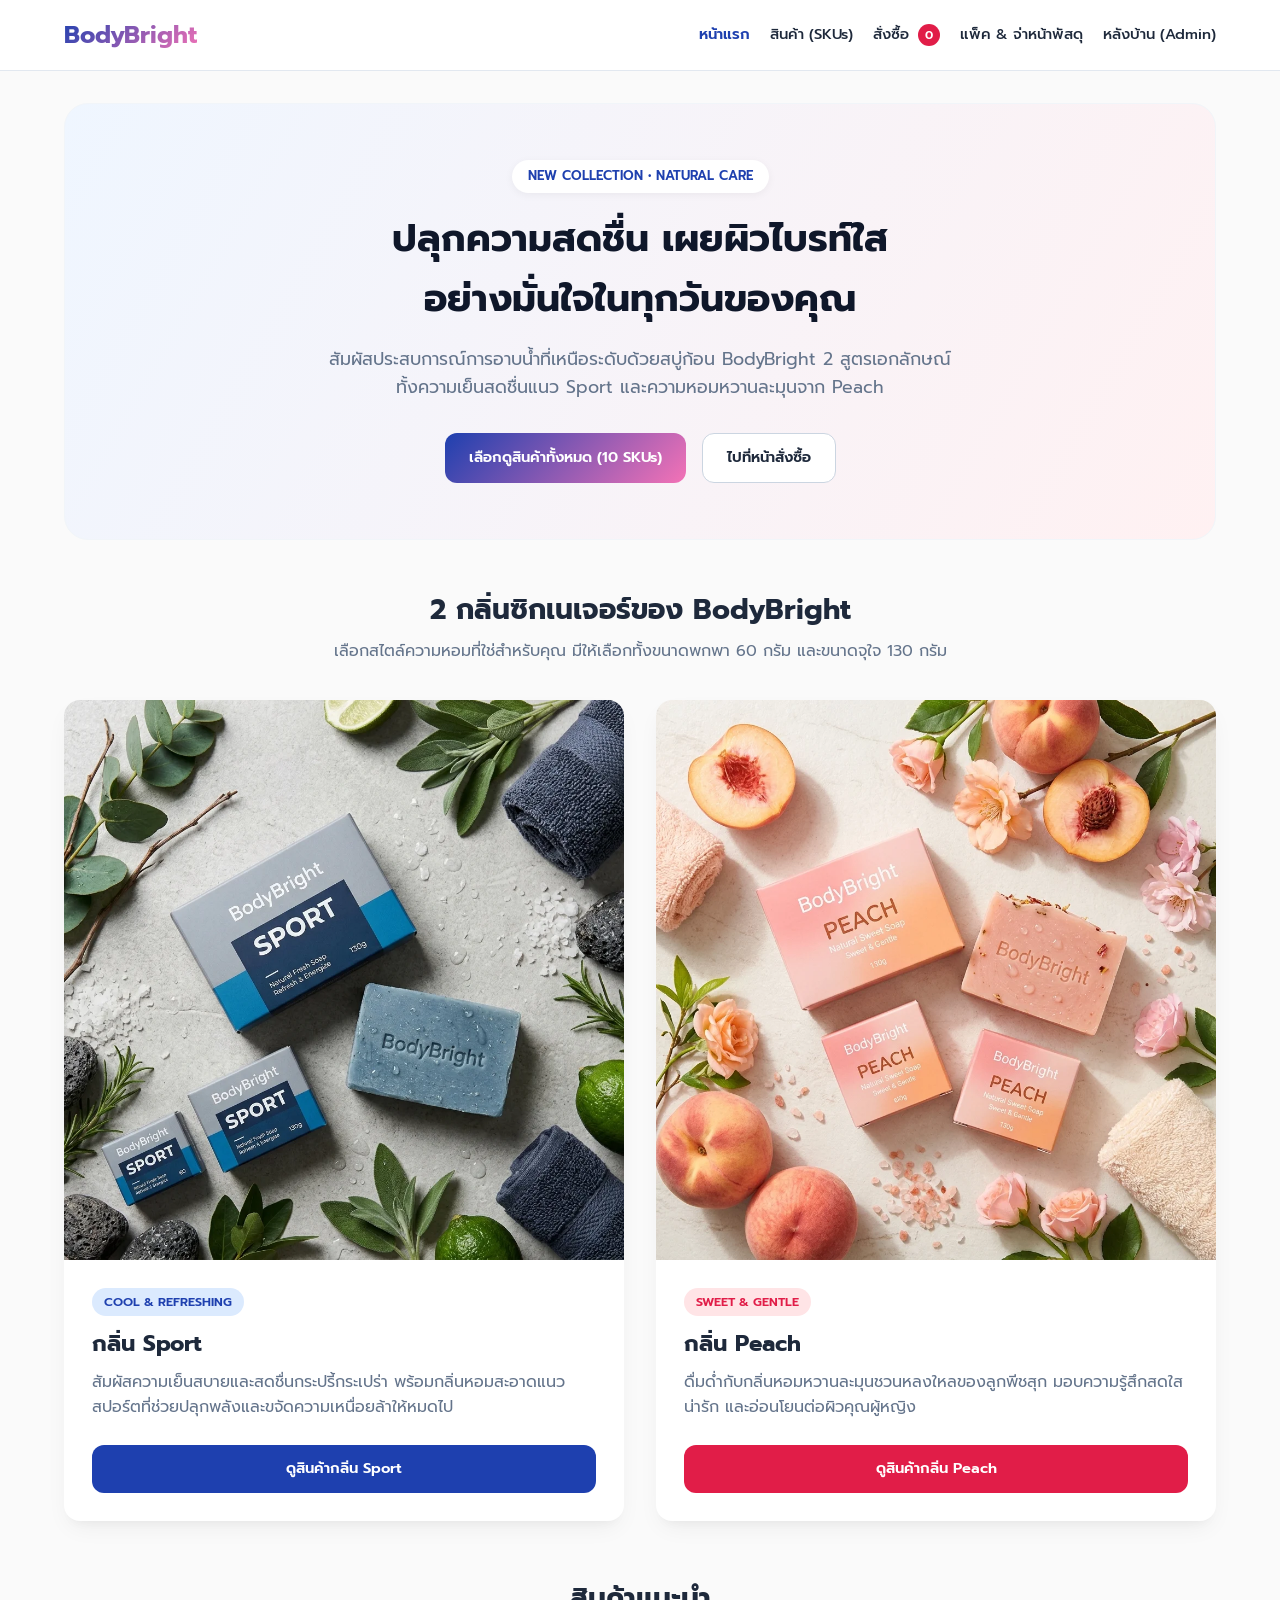
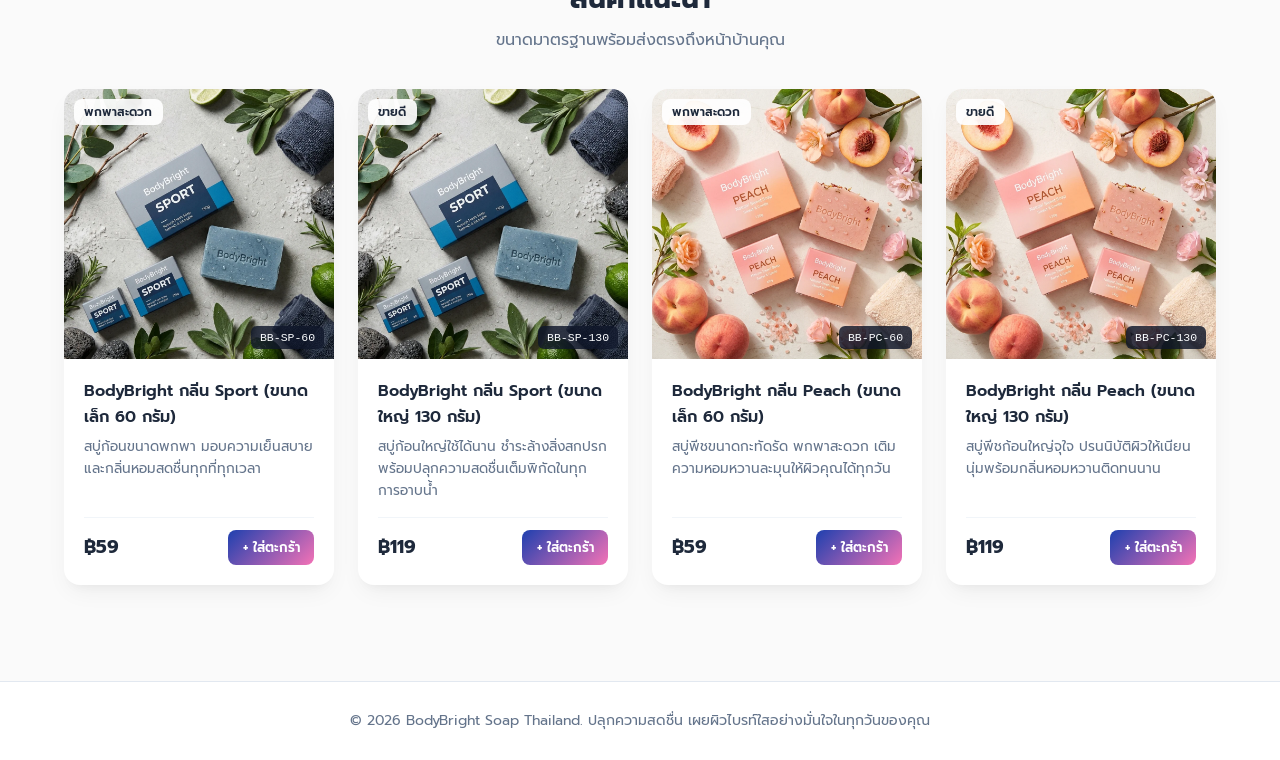
<file: index.html>
<!DOCTYPE html>
<html lang="th">
<head>
  <meta charset="UTF-8">
  <meta name="viewport" content="width=device-width, initial-scale=1.0">
  <title>BodyBright — สบู่ก้อนพรีเมียม กลิ่น Sport & Peach</title>
  <link rel="stylesheet" href="css/style.css">
</head>
<body>
  
  <nav class="navbar">
    <div class="nav-container">
      <a href="index.html" class="logo">BodyBright</a>
      <ul class="nav-links">
        <li><a href="index.html" class="active">หน้าแรก</a></li>
<li><a href="product.html" >สินค้า (SKUs)</a></li>
<li><a href="order.html" >สั่งซื้อ <span class="cart-badge">0</span></a></li>
<li><a href="warehouse/pick-pack.html" >แพ็ค & จ่าหน้าพัสดุ</a></li>
<li><a href="admin.html" >หลังบ้าน (Admin)</a></li>

      </ul>
    </div>
  </nav>

  <main class="container">
    <section class="hero">
      <span class="hero-badge">NEW COLLECTION • NATURAL CARE</span>
      <h1>ปลุกความสดชื่น เผยผิวไบรท์ใส<br>อย่างมั่นใจในทุกวันของคุณ</h1>
      <p>สัมผัสประสบการณ์การอาบน้ำที่เหนือระดับด้วยสบู่ก้อน BodyBright 2 สูตรเอกลักษณ์ ทั้งความเย็นสดชื่นแนว Sport และความหอมหวานละมุนจาก Peach</p>
      <div style="display: flex; gap: 1rem; justify-content: center; flex-wrap: wrap;">
        <a href="product.html" class="btn btn-primary">เลือกดูสินค้าทั้งหมด (10 SKUs)</a>
        <a href="order.html" class="btn btn-outline">ไปที่หน้าสั่งซื้อ</a>
      </div>
    </section>

    <h2 class="section-title">2 กลิ่นซิกเนเจอร์ของ BodyBright</h2>
    <p class="section-subtitle">เลือกสไตล์ความหอมที่ใช่สำหรับคุณ มีให้เลือกทั้งขนาดพกพา 60 กรัม และขนาดจุใจ 130 กรัม</p>

    <div class="scents-grid">
      <div class="scent-card">
        <img src="assets/sport.jpg" alt="BodyBright กลิ่น Sport">
        <div class="scent-body">
          <div>
            <span class="scent-tag tag-sport">COOL & REFRESHING</span>
            <h3 style="font-size: 1.4rem; margin-bottom: 0.5rem;">กลิ่น Sport</h3>
            <p style="color: var(--text-muted); margin-bottom: 1.5rem;">
              สัมผัสความเย็นสบายและสดชื่นกระปรี้กระเปร่า พร้อมกลิ่นหอมสะอาดแนวสปอร์ตที่ช่วยปลุกพลังและขจัดความเหนื่อยล้าให้หมดไป
            </p>
          </div>
          <a href="product.html?scent=Sport" class="btn btn-sport" style="width: 100%;">ดูสินค้ากลิ่น Sport</a>
        </div>
      </div>

      <div class="scent-card">
        <img src="assets/peach.jpg" alt="BodyBright กลิ่น Peach">
        <div class="scent-body">
          <div>
            <span class="scent-tag tag-peach">SWEET & GENTLE</span>
            <h3 style="font-size: 1.4rem; margin-bottom: 0.5rem;">กลิ่น Peach</h3>
            <p style="color: var(--text-muted); margin-bottom: 1.5rem;">
              ดื่มด่ำกับกลิ่นหอมหวานละมุนชวนหลงใหลของลูกพีชสุก มอบความรู้สึกสดใส น่ารัก และอ่อนโยนต่อผิวคุณผู้หญิง
            </p>
          </div>
          <a href="product.html?scent=Peach" class="btn btn-peach" style="width: 100%;">ดูสินค้ากลิ่น Peach</a>
        </div>
      </div>
    </div>

    <h2 class="section-title">สินค้าแนะนำ</h2>
    <p class="section-subtitle">ขนาดมาตรฐานพร้อมส่งตรงถึงหน้าบ้านคุณ</p>
    <div id="featured-grid" class="products-grid"></div>
  </main>
  
  <footer>
    <p>© 2026 BodyBright Soap Thailand. ปลุกความสดชื่น เผยผิวไบรท์ใสอย่างมั่นใจในทุกวันของคุณ</p>
  </footer>

  <script src="js/app.js"></script>
  <script>
    document.addEventListener('DOMContentLoaded', async () => {
      const products = await loadProducts();
      const featured = products.slice(0, 4);
      document.getElementById('featured-grid').innerHTML = featured.map(p => `
        <div class="product-card">
          <div class="product-img-wrap">
            <span class="product-badge">${p.tag}</span>
            <span class="sku-pill">${p.sku}</span>
            <img src="${p.image}" alt="${p.name}">
          </div>
          <div class="product-info">
            <h3 class="product-title">${p.name}</h3>
            <p class="product-desc">${p.description}</p>
            <div class="product-footer">
              <span class="product-price">฿${p.price}</span>
              <button class="btn btn-primary btn-sm" onclick='addToCart(${JSON.stringify(p)})'>+ ใส่ตะกร้า</button>
            </div>
          </div>
        </div>
      `).join('');
    });
  </script>
</body>
</html>
</file>
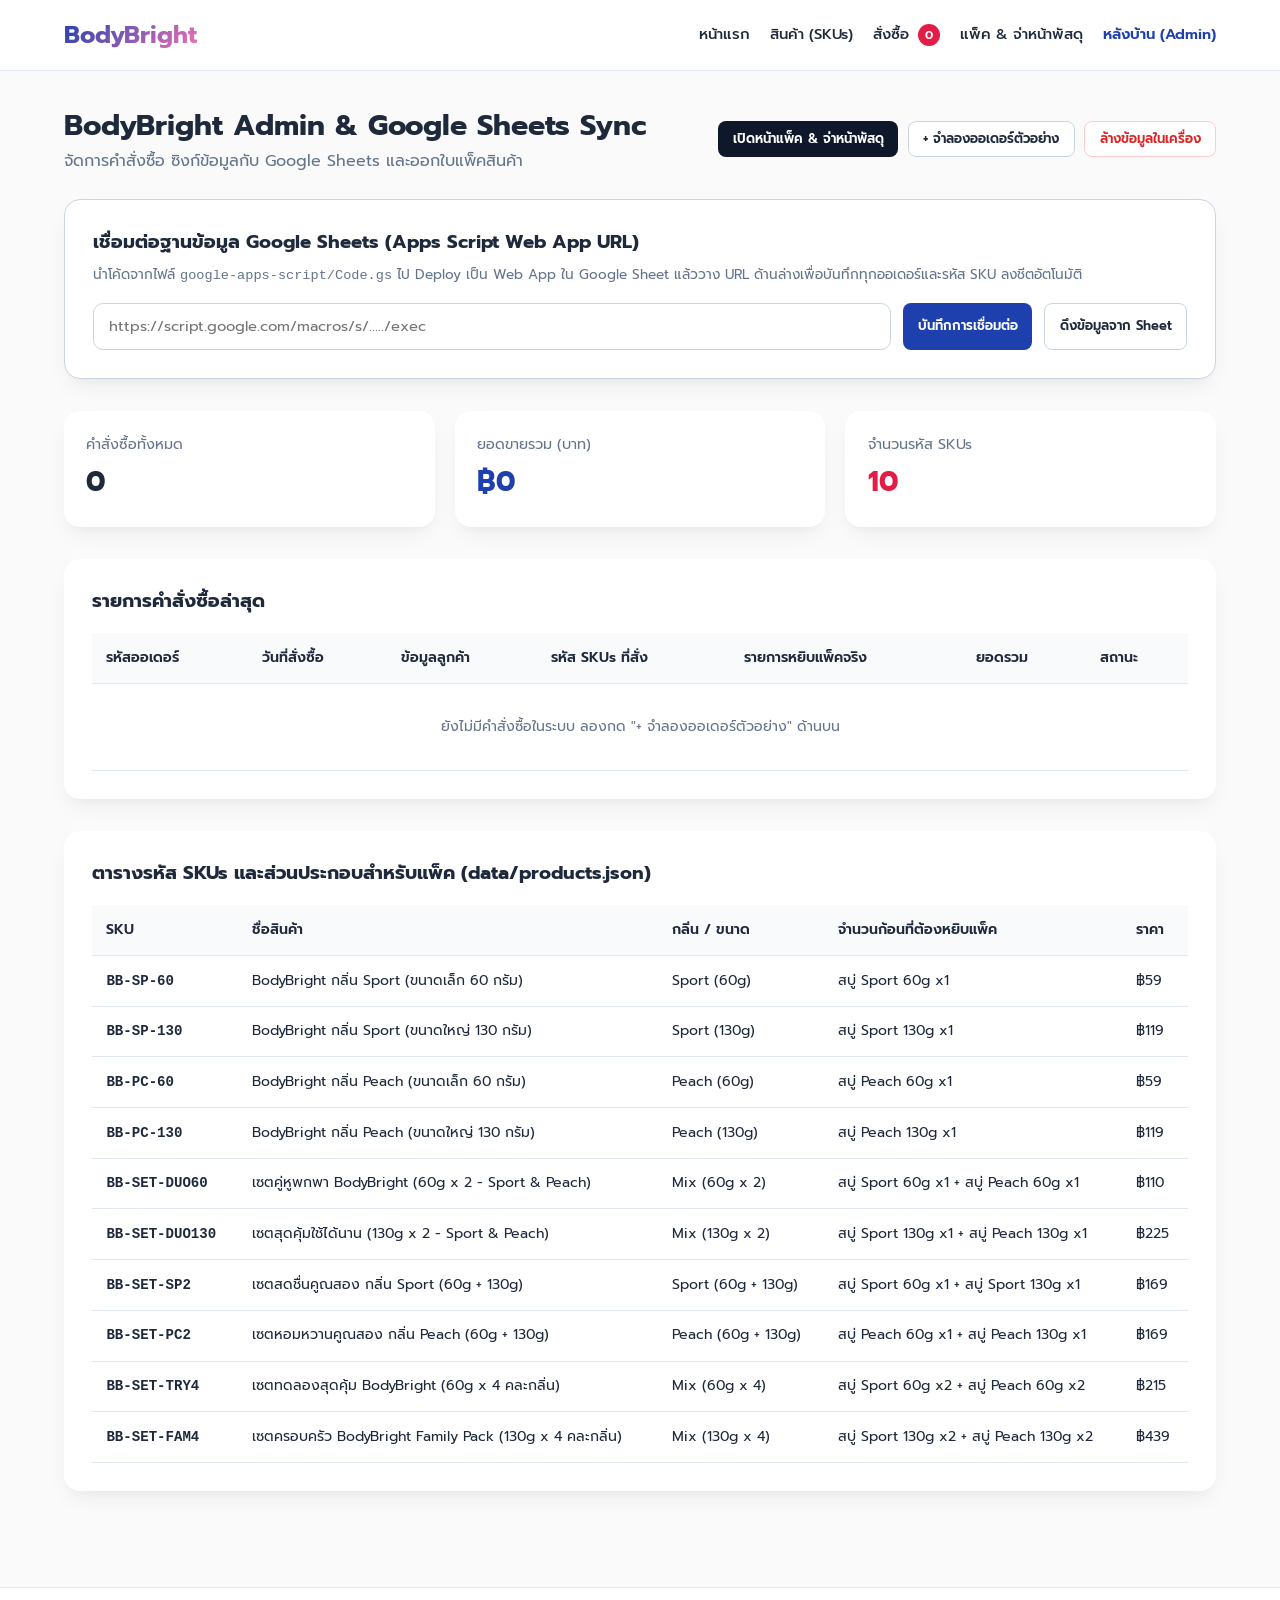
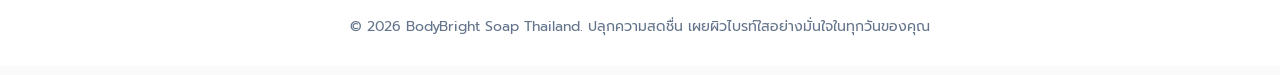
<file: admin.html>
<!DOCTYPE html>
<html lang="th">
<head>
  <meta charset="UTF-8">
  <meta name="viewport" content="width=device-width, initial-scale=1.0">
  <title>ระบบจัดการหลังบ้าน (Admin) — BodyBright</title>
  <link rel="stylesheet" href="css/style.css">
</head>
<body>
  
  <nav class="navbar">
    <div class="nav-container">
      <a href="index.html" class="logo">BodyBright</a>
      <ul class="nav-links">
        <li><a href="index.html" >หน้าแรก</a></li>
<li><a href="product.html" >สินค้า (SKUs)</a></li>
<li><a href="order.html" >สั่งซื้อ <span class="cart-badge">0</span></a></li>
<li><a href="warehouse/pick-pack.html" >แพ็ค & จ่าหน้าพัสดุ</a></li>
<li><a href="admin.html" class="active">หลังบ้าน (Admin)</a></li>

      </ul>
    </div>
  </nav>

  <main class="container">
    <div style="display: flex; justify-content: space-between; align-items: center; flex-wrap: wrap; gap: 1rem; margin-bottom: 1.5rem;">
      <div>
        <h1 style="font-size: 1.8rem;">BodyBright Admin & Google Sheets Sync</h1>
        <p style="color: var(--text-muted);">จัดการคำสั่งซื้อ ซิงก์ข้อมูลกับ Google Sheets และออกใบแพ็คสินค้า</p>
      </div>
      <div style="display: flex; gap: 0.6rem; flex-wrap: wrap;">
        <a href="warehouse/pick-pack.html" class="btn btn-dark btn-sm">เปิดหน้าแพ็ค & จ่าหน้าพัสดุ</a>
        <button class="btn btn-outline btn-sm" onclick="seedDemoOrder()">+ จำลองออเดอร์ตัวอย่าง</button>
        <button class="btn btn-outline btn-sm" style="color: #dc2626; border-color: #fecaca;" onclick="clearOrders()">ล้างข้อมูลในเครื่อง</button>
      </div>
    </div>

    <!-- Google Sheets Connection Box -->
    <div class="card-box" style="margin-bottom: 2rem; border: 1.5px solid #cbd5e1;">
      <h3 style="margin-bottom: 0.4rem;">เชื่อมต่อฐานข้อมูล Google Sheets (Apps Script Web App URL)</h3>
      <p style="font-size: 0.85rem; color: var(--text-muted); margin-bottom: 1rem;">
        นำโค้ดจากไฟล์ <code>google-apps-script/Code.gs</code> ไป Deploy เป็น Web App ใน Google Sheet แล้ววาง URL ด้านล่างเพื่อบันทึกทุกออเดอร์และรหัส SKU ลงชีตอัตโนมัติ
      </p>
      <div style="display: flex; gap: 0.75rem; flex-wrap: wrap;">
        <input type="url" id="sheet-url-input" class="form-control" style="flex: 1; min-width: 260px;" placeholder="https://script.google.com/macros/s/...../exec">
        <button class="btn btn-sport btn-sm" onclick="saveSheetConfig()">บันทึกการเชื่อมต่อ</button>
        <button class="btn btn-outline btn-sm" onclick="pullFromSheet()">ดึงข้อมูลจาก Sheet</button>
      </div>
    </div>

    <!-- Stats -->
    <div class="stats-grid">
      <div class="stat-card">
        <div style="color: var(--text-muted); font-size: 0.9rem;">คำสั่งซื้อทั้งหมด</div>
        <div id="stat-orders" class="stat-value">0</div>
      </div>
      <div class="stat-card">
        <div style="color: var(--text-muted); font-size: 0.9rem;">ยอดขายรวม (บาท)</div>
        <div id="stat-revenue" class="stat-value" style="color: var(--sport-primary);">฿0</div>
      </div>
      <div class="stat-card">
        <div style="color: var(--text-muted); font-size: 0.9rem;">จำนวนรหัส SKUs</div>
        <div id="stat-products" class="stat-value" style="color: var(--peach-primary);">10</div>
      </div>
    </div>

    <!-- Orders Table -->
    <div class="card-box" style="margin-bottom: 2rem;">
      <h3 style="margin-bottom: 1rem;">รายการคำสั่งซื้อล่าสุด</h3>
      <div class="table-responsive">
        <table>
          <thead>
            <tr>
              <th>รหัสออเดอร์</th>
              <th>วันที่สั่งซื้อ</th>
              <th>ข้อมูลลูกค้า</th>
              <th>รหัส SKUs ที่สั่ง</th>
              <th>รายการหยิบแพ็คจริง</th>
              <th>ยอดรวม</th>
              <th>สถานะ</th>
            </tr>
          </thead>
          <tbody id="orders-tbody"></tbody>
        </table>
      </div>
    </div>

    <!-- SKU Reference -->
    <div class="card-box">
      <h3 style="margin-bottom: 1rem;">ตารางรหัส SKUs และส่วนประกอบสำหรับแพ็ค (data/products.json)</h3>
      <div class="table-responsive">
        <table>
          <thead>
            <tr>
              <th>SKU</th>
              <th>ชื่อสินค้า</th>
              <th>กลิ่น / ขนาด</th>
              <th>จำนวนก้อนที่ต้องหยิบแพ็ค</th>
              <th>ราคา</th>
            </tr>
          </thead>
          <tbody id="products-tbody"></tbody>
        </table>
      </div>
    </div>
  </main>
  
  <footer>
    <p>© 2026 BodyBright Soap Thailand. ปลุกความสดชื่น เผยผิวไบรท์ใสอย่างมั่นใจในทุกวันของคุณ</p>
  </footer>

  <script src="js/app.js"></script>
  <script>
    function saveSheetConfig() {
      const url = document.getElementById('sheet-url-input').value;
      setSheetApiUrl(url);
      showToast('บันทึก Google Sheet URL เรียบร้อยแล้ว');
    }

    async function pullFromSheet() {
      const synced = await syncOrdersFromGoogleSheet();
      if (synced) {
        renderAdminOrders();
        showToast('อัปเดตออเดอร์จาก Google Sheet สำเร็จ');
      } else {
        alert('ไม่สามารถดึงข้อมูลได้ กรุณาตรวจสอบ Web App URL และสิทธิ์การเข้าถึง (Anyone)');
      }
    }

    function renderAdminOrders() {
      const orders = getOrders();
      const tbody = document.getElementById('orders-tbody');
      const totalRevenue = orders.reduce((sum, o) => sum + Number(o.total || 0), 0);

      document.getElementById('stat-orders').textContent = orders.length;
      document.getElementById('stat-revenue').textContent = `฿${totalRevenue.toLocaleString()}`;

      if (orders.length === 0) {
        tbody.innerHTML = '<tr><td colspan="7" style="text-align:center; color: var(--text-muted); padding: 2rem;">ยังไม่มีคำสั่งซื้อในระบบ ลองกด "+ จำลองออเดอร์ตัวอย่าง" ด้านบน</td></tr>';
        return;
      }

      tbody.innerHTML = orders.map((o, idx) => {
        const pickSummary = calculatePickList(o.items).map(p => `${p.label} x${p.qty}`).join(', ');
        return `
          <tr>
            <td><strong>#${o.orderId}</strong></td>
            <td style="font-size:0.8rem;">${o.date}</td>
            <td>
              <div style="font-weight:600;">${o.customer.name}</div>
              <div style="font-size:0.78rem; color: var(--text-muted);">${o.customer.phone} | ${o.customer.payment}</div>
            </td>
            <td style="font-size:0.82rem;">
              ${o.items.map(i => `<code>${i.sku}</code> x${i.qty}`).join('<br>')}
            </td>
            <td style="font-size:0.82rem; color: var(--sport-primary); font-weight: 500;">${pickSummary}</td>
            <td><strong>฿${o.total}</strong></td>
            <td>
              <select class="status-select" onchange="updateOrderStatus(${idx}, this.value)">
                <option value="รอดำเนินการ" ${o.status === 'รอดำเนินการ' ? 'selected' : ''}>รอดำเนินการ</option>
                <option value="กำลังจัดส่ง" ${o.status === 'กำลังจัดส่ง' ? 'selected' : ''}>กำลังจัดส่ง</option>
                <option value="จัดส่งสำเร็จ" ${o.status === 'จัดส่งสำเร็จ' ? 'selected' : ''}>จัดส่งสำเร็จ</option>
              </select>
            </td>
          </tr>
        `;
      }).join('');
    }

    function updateOrderStatus(index, newStatus) {
      const orders = getOrders();
      orders[index].status = newStatus;
      localStorage.setItem('bb_orders', JSON.stringify(orders));
      const apiUrl = getSheetApiUrl();
      if (apiUrl) {
        fetch(apiUrl, {
          method: 'POST',
          mode: 'no-cors',
          headers: { 'Content-Type': 'application/json' },
          body: JSON.stringify({ action: 'updateStatus', orderId: orders[index].orderId, status: newStatus })
        });
      }
      showToast(`อัปเดตสถานะ #${orders[index].orderId} เป็น "${newStatus}"`);
    }

    async function seedDemoOrder() {
      const products = await loadProducts();
      const demo = {
        orderId: 'BB-' + Math.floor(100000 + Math.random() * 900000),
        date: new Date().toLocaleString('th-TH'),
        customer: {
          name: 'พิมพ์ชนก รัตนากร',
          phone: '089-123-4567',
          address: '99/12 ถ.พหลโยธิน แขวงจตุจักร เขตจตุจักร กรุงเทพฯ 10900',
          payment: 'เก็บเงินปลายทาง (COD)'
        },
        items: [
          { ...products[5], qty: 1 },
          { ...products[2], qty: 2 }
        ],
        subtotal: 343,
        shipping: 0,
        total: 343,
        status: 'รอดำเนินการ'
      };
      await saveOrder(demo);
      renderAdminOrders();
      showToast('เพิ่มออเดอร์ตัวอย่างเรียบร้อย');
    }

    function clearOrders() {
      if (confirm('ต้องการล้างข้อมูลคำสั่งซื้อในเบราว์เซอร์ใช่หรือไม่?')) {
        localStorage.removeItem('bb_orders');
        renderAdminOrders();
      }
    }

    document.addEventListener('DOMContentLoaded', async () => {
      document.getElementById('sheet-url-input').value = getSheetApiUrl();
      renderAdminOrders();
      const products = await loadProducts();
      document.getElementById('stat-products').textContent = products.length;
      document.getElementById('products-tbody').innerHTML = products.map(p => `
        <tr>
          <td><code><strong>${p.sku}</strong></code></td>
          <td>${p.name}</td>
          <td>${p.scent} (${p.size})</td>
          <td>${p.pick_components.map(c => `${c.label} x${c.qty}`).join(' + ')}</td>
          <td>฿${p.price}</td>
        </tr>
      `).join('');
    });
  </script>
</body>
</html>
</file>
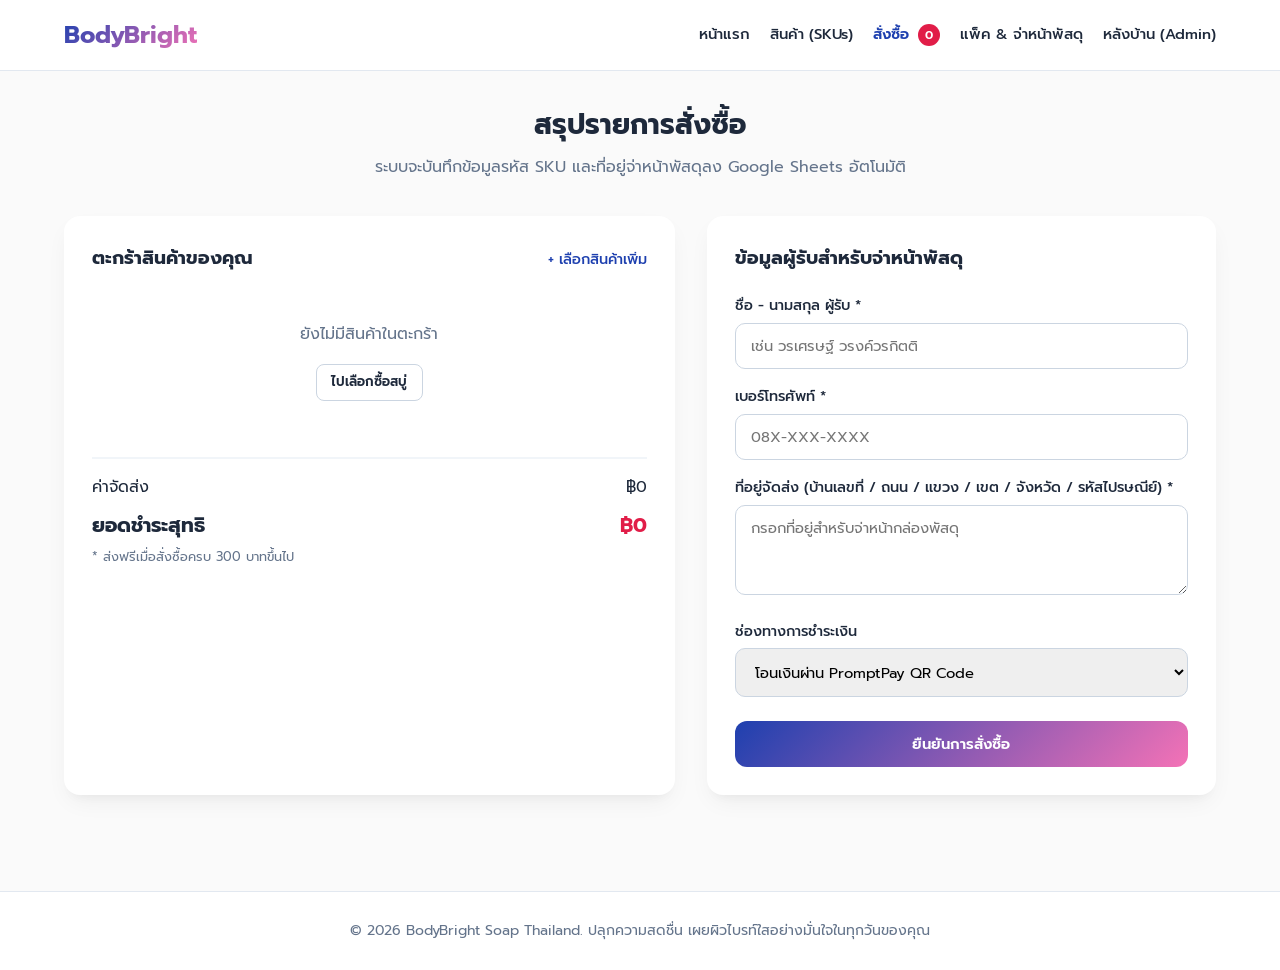
<file: order.html>
<!DOCTYPE html>
<html lang="th">
<head>
  <meta charset="UTF-8">
  <meta name="viewport" content="width=device-width, initial-scale=1.0">
  <title>สั่งซื้อสินค้า — BodyBright</title>
  <link rel="stylesheet" href="css/style.css">
</head>
<body>
  
  <nav class="navbar">
    <div class="nav-container">
      <a href="index.html" class="logo">BodyBright</a>
      <ul class="nav-links">
        <li><a href="index.html" >หน้าแรก</a></li>
<li><a href="product.html" >สินค้า (SKUs)</a></li>
<li><a href="order.html" class="active">สั่งซื้อ <span class="cart-badge">0</span></a></li>
<li><a href="warehouse/pick-pack.html" >แพ็ค & จ่าหน้าพัสดุ</a></li>
<li><a href="admin.html" >หลังบ้าน (Admin)</a></li>

      </ul>
    </div>
  </nav>

  <main class="container">
    <h1 class="section-title">สรุปรายการสั่งซื้อ</h1>
    <p class="section-subtitle">ระบบจะบันทึกข้อมูลรหัส SKU และที่อยู่จ่าหน้าพัสดุลง Google Sheets อัตโนมัติ</p>

    <div class="order-layout">
      <div class="card-box">
        <div style="display: flex; justify-content: space-between; align-items: center; margin-bottom: 1rem;">
          <h3>ตะกร้าสินค้าของคุณ</h3>
          <a href="product.html" style="color: var(--sport-primary); font-size: 0.9rem; font-weight: 500;">+ เลือกสินค้าเพิ่ม</a>
        </div>
        <div id="cart-items-container"></div>
        <div style="margin-top: 1.5rem; padding-top: 1rem; border-top: 2px solid #f1f5f9;">
          <div style="display: flex; justify-content: space-between; margin-bottom: 0.5rem;">
            <span>ค่าจัดส่ง</span>
            <span id="shipping-cost">฿40</span>
          </div>
          <div style="display: flex; justify-content: space-between; font-size: 1.25rem; font-weight: 700;">
            <span>ยอดชำระสุทธิ</span>
            <span id="total-price" style="color: var(--peach-primary);">฿0</span>
          </div>
          <p style="font-size: 0.8rem; color: var(--text-muted); margin-top: 0.4rem;">* ส่งฟรีเมื่อสั่งซื้อครบ 300 บาทขึ้นไป</p>
        </div>
      </div>

      <div class="card-box">
        <h3 style="margin-bottom: 1.25rem;">ข้อมูลผู้รับสำหรับจ่าหน้าพัสดุ</h3>
        <form id="checkout-form">
          <div class="form-group">
            <label>ชื่อ - นามสกุล ผู้รับ *</label>
            <input type="text" id="cust-name" class="form-control" required placeholder="เช่น วรเศรษฐ์ วรงค์วรกิตติ">
          </div>
          <div class="form-group">
            <label>เบอร์โทรศัพท์ *</label>
            <input type="tel" id="cust-phone" class="form-control" required placeholder="08X-XXX-XXXX">
          </div>
          <div class="form-group">
            <label>ที่อยู่จัดส่ง (บ้านเลขที่ / ถนน / แขวง / เขต / จังหวัด / รหัสไปรษณีย์) *</label>
            <textarea id="cust-address" class="form-control" rows="3" required placeholder="กรอกที่อยู่สำหรับจ่าหน้ากล่องพัสดุ"></textarea>
          </div>
          <div class="form-group">
            <label>ช่องทางการชำระเงิน</label>
            <select id="cust-payment" class="form-control">
              <option value="PromptPay QR Code">โอนเงินผ่าน PromptPay QR Code</option>
              <option value="เก็บเงินปลายทาง (COD)">เก็บเงินปลายทาง (COD)</option>
            </select>
          </div>
          <button type="submit" id="submit-btn" class="btn btn-primary" style="width: 100%; margin-top: 0.5rem;">ยืนยันการสั่งซื้อ</button>
        </form>
      </div>
    </div>
  </main>
  
  <footer>
    <p>© 2026 BodyBright Soap Thailand. ปลุกความสดชื่น เผยผิวไบรท์ใสอย่างมั่นใจในทุกวันของคุณ</p>
  </footer>

  <script src="js/app.js"></script>
  <script>
    function renderCart() {
      const cart = getCart();
      const container = document.getElementById('cart-items-container');
      const totalEl = document.getElementById('total-price');
      const shippingEl = document.getElementById('shipping-cost');

      if (cart.length === 0) {
        container.innerHTML = `<p style="text-align:center; color: var(--text-muted); padding: 2rem 0;">ยังไม่มีสินค้าในตะกร้า <br><a href="product.html" class="btn btn-outline btn-sm" style="margin-top:1rem;">ไปเลือกซื้อสบู่</a></p>`;
        shippingEl.textContent = '฿0';
        totalEl.textContent = '฿0';
        return;
      }

      let subtotal = 0;
      container.innerHTML = cart.map((item, idx) => {
        subtotal += item.price * item.qty;
        return `
          <div class="cart-item">
            <img src="${item.image}" alt="${item.name}" style="width: 56px; height: 56px; border-radius: 10px; object-fit: cover;">
            <div class="cart-item-info">
              <div style="font-size: 0.75rem; font-family: monospace; color: var(--sport-primary); font-weight: 700;">SKU: ${item.sku}</div>
              <div style="font-weight: 600; font-size: 0.95rem;">${item.name}</div>
              <div style="color: var(--text-muted); font-size: 0.85rem;">฿${item.price} / ชิ้น</div>
            </div>
            <div class="qty-controls">
              <button class="qty-btn" onclick="changeQty(${idx}, -1)">-</button>
              <span style="min-width: 20px; text-align: center; font-weight: 600;">${item.qty}</span>
              <button class="qty-btn" onclick="changeQty(${idx}, 1)">+</button>
            </div>
          </div>
        `;
      }).join('');

      const shipping = subtotal >= 300 ? 0 : 40;
      shippingEl.textContent = shipping === 0 ? 'ฟรี' : `฿${shipping}`;
      totalEl.textContent = `฿${subtotal + shipping}`;
    }

    function changeQty(index, delta) {
      const cart = getCart();
      cart[index].qty += delta;
      if (cart[index].qty <= 0) cart.splice(index, 1);
      saveCart(cart);
      renderCart();
    }

    document.getElementById('checkout-form').addEventListener('submit', async (e) => {
      e.preventDefault();
      const cart = getCart();
      if (cart.length === 0) {
        alert('กรุณาเลือกสินค้าลงตะกร้าก่อนสั่งซื้อครับ');
        return;
      }

      const btn = document.getElementById('submit-btn');
      btn.disabled = true;
      btn.textContent = 'กำลังบันทึกคำสั่งซื้อ...';

      const subtotal = cart.reduce((sum, i) => sum + i.price * i.qty, 0);
      const shipping = subtotal >= 300 ? 0 : 40;

      const order = {
        orderId: 'BB-' + Date.now().toString().slice(-6),
        date: new Date().toLocaleString('th-TH'),
        customer: {
          name: document.getElementById('cust-name').value.trim(),
          phone: document.getElementById('cust-phone').value.trim(),
          address: document.getElementById('cust-address').value.trim(),
          payment: document.getElementById('cust-payment').value
        },
        items: cart,
        subtotal: subtotal,
        shipping: shipping,
        total: subtotal + shipping,
        status: 'รอดำเนินการ'
      };

      await saveOrder(order);
      saveCart([]);
      window.location.href = 'thankyou.html';
    });

    document.addEventListener('DOMContentLoaded', renderCart);
  </script>
</body>
</html>
</file>
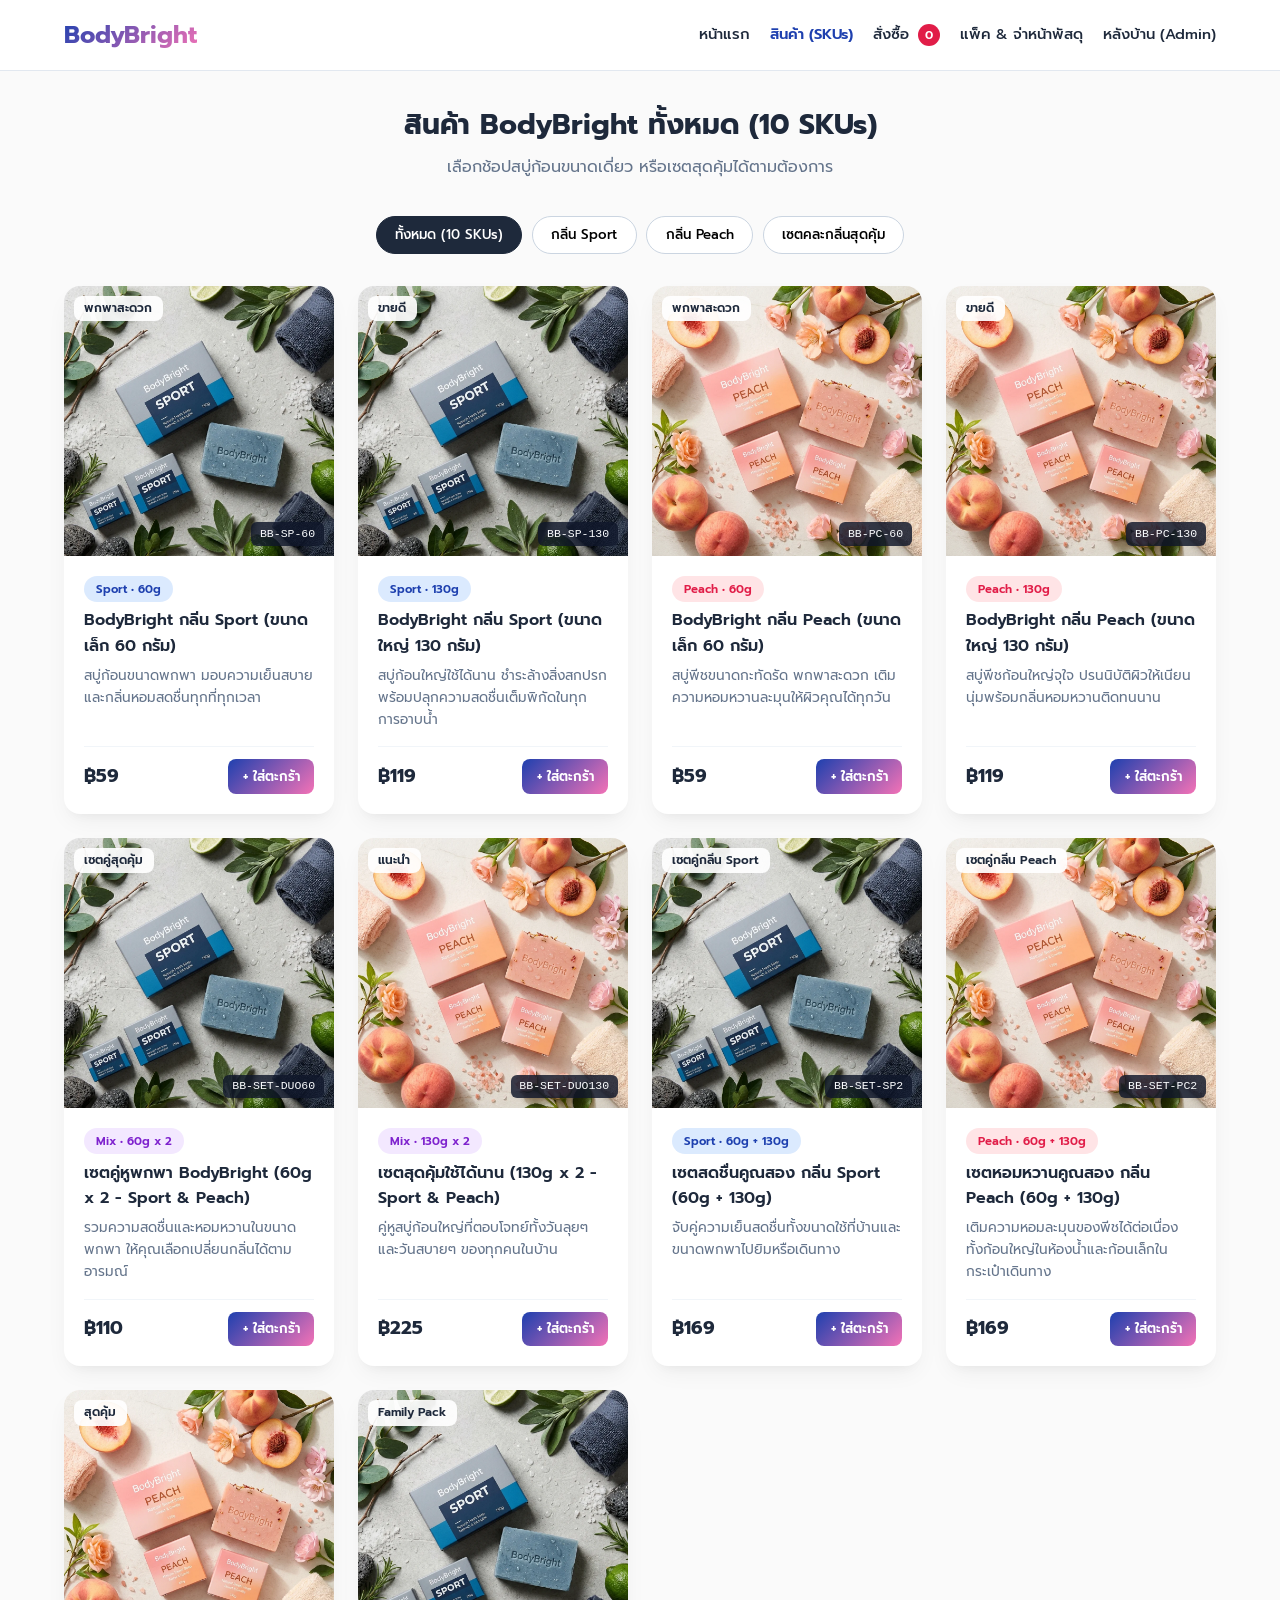
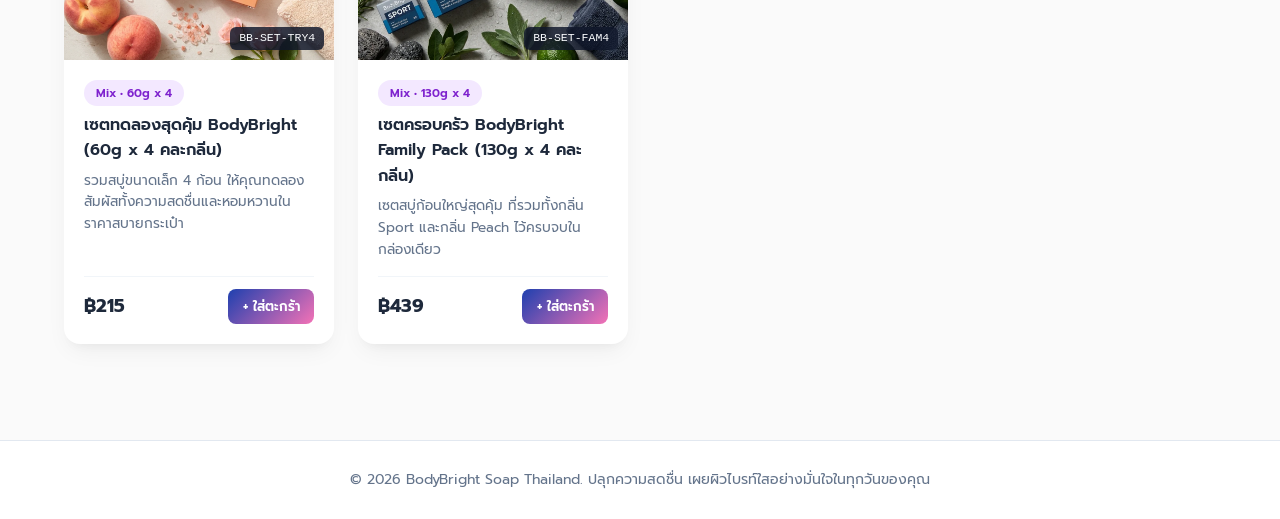
<file: product.html>
<!DOCTYPE html>
<html lang="th">
<head>
  <meta charset="UTF-8">
  <meta name="viewport" content="width=device-width, initial-scale=1.0">
  <title>สินค้าทั้งหมด (SKUs) — BodyBright</title>
  <link rel="stylesheet" href="css/style.css">
</head>
<body>
  
  <nav class="navbar">
    <div class="nav-container">
      <a href="index.html" class="logo">BodyBright</a>
      <ul class="nav-links">
        <li><a href="index.html" >หน้าแรก</a></li>
<li><a href="product.html" class="active">สินค้า (SKUs)</a></li>
<li><a href="order.html" >สั่งซื้อ <span class="cart-badge">0</span></a></li>
<li><a href="warehouse/pick-pack.html" >แพ็ค & จ่าหน้าพัสดุ</a></li>
<li><a href="admin.html" >หลังบ้าน (Admin)</a></li>

      </ul>
    </div>
  </nav>

  <main class="container">
    <h1 class="section-title">สินค้า BodyBright ทั้งหมด (10 SKUs)</h1>
    <p class="section-subtitle">เลือกช้อปสบู่ก้อนขนาดเดี่ยว หรือเซตสุดคุ้มได้ตามต้องการ</p>

    <div class="filter-bar">
      <button class="filter-btn active" data-filter="ALL">ทั้งหมด (10 SKUs)</button>
      <button class="filter-btn" data-filter="Sport">กลิ่น Sport</button>
      <button class="filter-btn" data-filter="Peach">กลิ่น Peach</button>
      <button class="filter-btn" data-filter="Mix">เซตคละกลิ่นสุดคุ้ม</button>
    </div>

    <div id="products-grid" class="products-grid"></div>
  </main>
  
  <footer>
    <p>© 2026 BodyBright Soap Thailand. ปลุกความสดชื่น เผยผิวไบรท์ใสอย่างมั่นใจในทุกวันของคุณ</p>
  </footer>

  <script src="js/app.js"></script>
  <script>
    let allProducts = [];
    function renderProducts(filter = 'ALL') {
      const filtered = filter === 'ALL' ? allProducts : allProducts.filter(p => p.scent === filter);
      document.getElementById('products-grid').innerHTML = filtered.map(p => `
        <div class="product-card">
          <div class="product-img-wrap">
            <span class="product-badge">${p.tag}</span>
            <span class="sku-pill">${p.sku}</span>
            <img src="${p.image}" alt="${p.name}">
          </div>
          <div class="product-info">
            <span class="scent-tag ${p.scent === 'Sport' ? 'tag-sport' : (p.scent === 'Peach' ? 'tag-peach' : 'tag-mix')}" style="font-size:0.72rem; margin-bottom:0.4rem;">
              ${p.scent} • ${p.size}
            </span>
            <h3 class="product-title">${p.name}</h3>
            <p class="product-desc">${p.description}</p>
            <div class="product-footer">
              <span class="product-price">฿${p.price}</span>
              <button class="btn btn-primary btn-sm" onclick='addToCart(${JSON.stringify(p)})'>+ ใส่ตะกร้า</button>
            </div>
          </div>
        </div>
      `).join('');
    }

    document.addEventListener('DOMContentLoaded', async () => {
      allProducts = await loadProducts();
      const initialFilter = new URLSearchParams(window.location.search).get('scent') || 'ALL';
      document.querySelectorAll('.filter-btn').forEach(btn => {
        if (btn.dataset.filter === initialFilter) {
          document.querySelectorAll('.filter-btn').forEach(b => b.classList.remove('active'));
          btn.classList.add('active');
        }
        btn.addEventListener('click', () => {
          document.querySelectorAll('.filter-btn').forEach(b => b.classList.remove('active'));
          btn.classList.add('active');
          renderProducts(btn.dataset.filter);
        });
      });
      renderProducts(initialFilter);
    });
  </script>
</body>
</html>
</file>
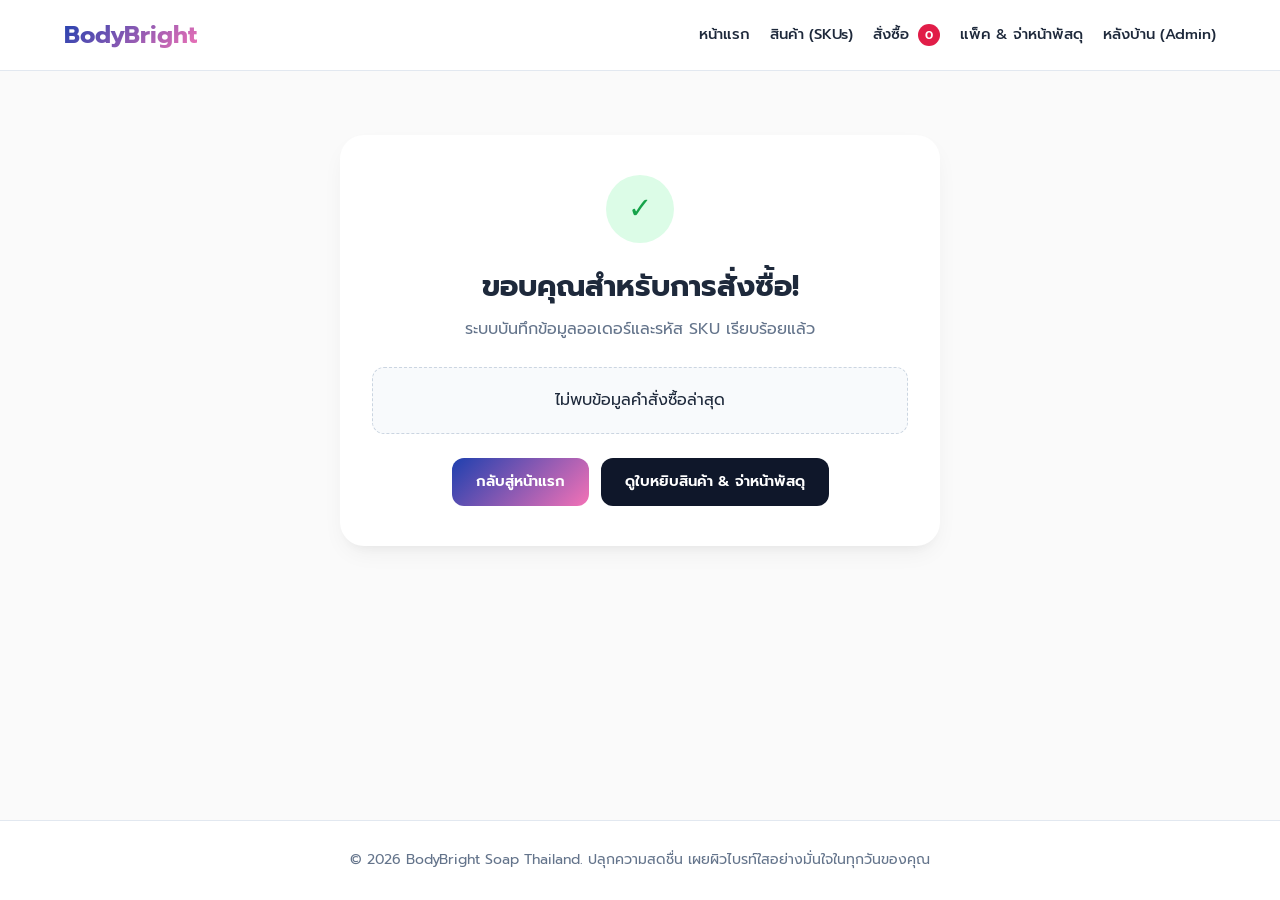
<file: thankyou.html>
<!DOCTYPE html>
<html lang="th">
<head>
  <meta charset="UTF-8">
  <meta name="viewport" content="width=device-width, initial-scale=1.0">
  <title>ขอบคุณที่สั่งซื้อ — BodyBright</title>
  <link rel="stylesheet" href="css/style.css">
</head>
<body>
  
  <nav class="navbar">
    <div class="nav-container">
      <a href="index.html" class="logo">BodyBright</a>
      <ul class="nav-links">
        <li><a href="index.html" >หน้าแรก</a></li>
<li><a href="product.html" >สินค้า (SKUs)</a></li>
<li><a href="order.html" >สั่งซื้อ <span class="cart-badge">0</span></a></li>
<li><a href="warehouse/pick-pack.html" >แพ็ค & จ่าหน้าพัสดุ</a></li>
<li><a href="admin.html" >หลังบ้าน (Admin)</a></li>

      </ul>
    </div>
  </nav>

  <main class="container">
    <div class="thankyou-box">
      <div class="check-circle">✓</div>
      <h1 style="font-size: 1.85rem; margin-bottom: 0.4rem;">ขอบคุณสำหรับการสั่งซื้อ!</h1>
      <p style="color: var(--text-muted);">ระบบบันทึกข้อมูลออเดอร์และรหัส SKU เรียบร้อยแล้ว</p>

      <div id="receipt-details" class="receipt-box"></div>

      <div style="display: flex; gap: 0.75rem; justify-content: center; flex-wrap: wrap;">
        <a href="index.html" class="btn btn-primary">กลับสู่หน้าแรก</a>
        <a href="warehouse/pick-pack.html" class="btn btn-dark">ดูใบหยิบสินค้า & จ่าหน้าพัสดุ</a>
      </div>
    </div>
  </main>
  
  <footer>
    <p>© 2026 BodyBright Soap Thailand. ปลุกความสดชื่น เผยผิวไบรท์ใสอย่างมั่นใจในทุกวันของคุณ</p>
  </footer>

  <script src="js/app.js"></script>
  <script>
    document.addEventListener('DOMContentLoaded', () => {
      const order = JSON.parse(localStorage.getItem('bb_last_order') || 'null');
      const box = document.getElementById('receipt-details');
      if (!order) {
        box.innerHTML = '<p style="text-align:center;">ไม่พบข้อมูลคำสั่งซื้อล่าสุด</p>';
        return;
      }
      const itemsList = order.items.map(i => `<li><code>[${i.sku}]</code> ${i.name} x ${i.qty} — ฿${i.price * i.qty}</li>`).join('');
      box.innerHTML = `
        <div style="display:flex; justify-content:space-between; margin-bottom:0.5rem;">
          <strong>หมายเลขคำสั่งซื้อ:</strong>
          <span style="color: var(--sport-primary); font-weight:700;">#${order.orderId}</span>
        </div>
        <div style="font-size:0.85rem; color: var(--text-muted); margin-bottom:0.75rem;">วันที่: ${order.date}</div>
        <p style="font-size:0.9rem;"><strong>ผู้รับ:</strong> ${order.customer.name} (${order.customer.phone})</p>
        <p style="font-size:0.9rem; margin-bottom:0.75rem;"><strong>ที่อยู่:</strong> ${order.customer.address}</p>
        <p style="font-size:0.9rem; margin-bottom:0.5rem;"><strong>การชำระเงิน:</strong> ${order.customer.payment}</p>
        <hr style="border:none; border-top:1px solid #cbd5e1; margin:0.75rem 0;">
        <ul style="padding-left:1.2rem; font-size:0.88rem; margin-bottom:0.75rem;">${itemsList}</ul>
        <div style="display:flex; justify-content:space-between; font-weight:700; font-size:1.1rem;">
          <span>ยอดรวมทั้งหมด:</span>
          <span style="color: var(--peach-primary);">฿${order.total}</span>
        </div>
      `;
    });
  </script>
</body>
</html>
</file>
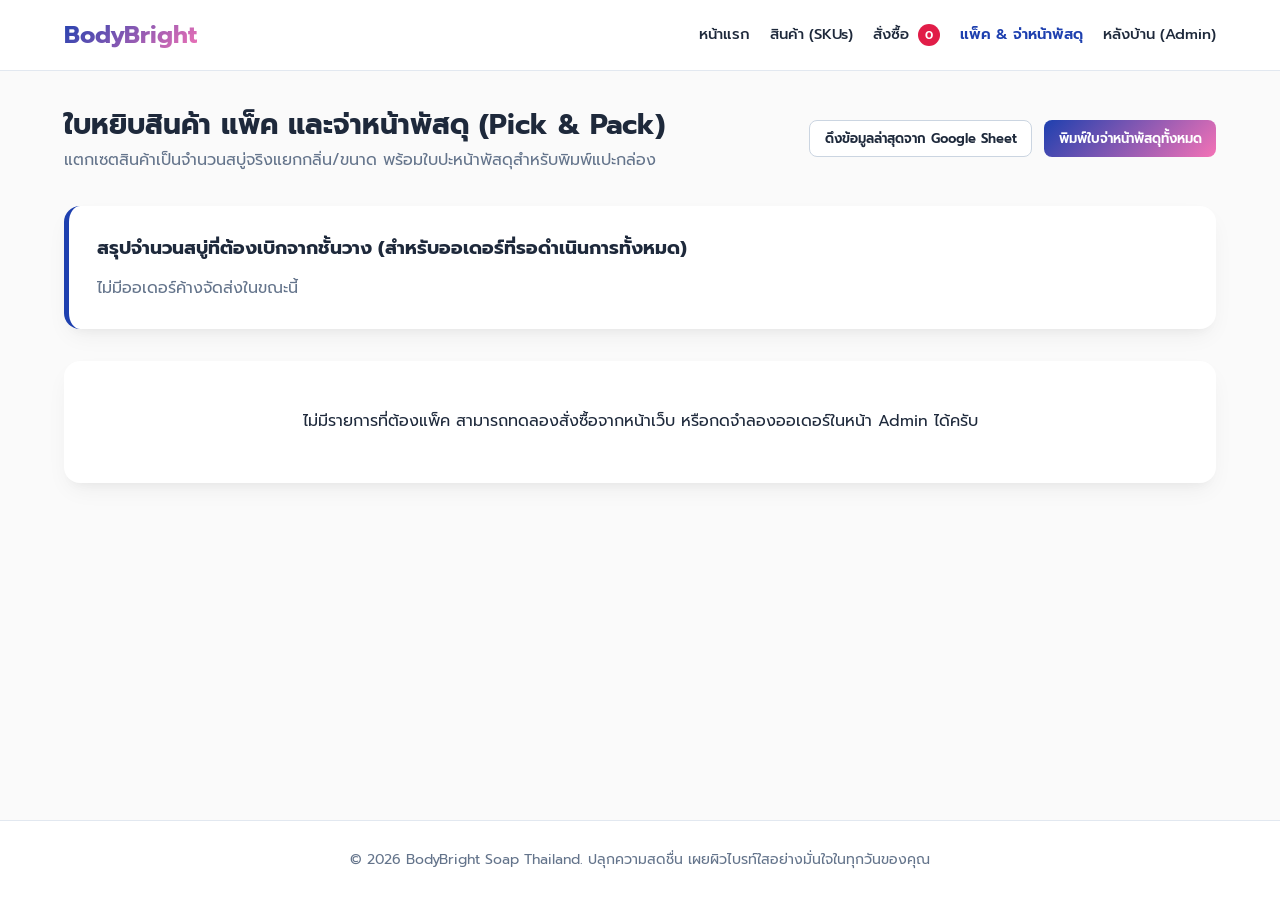
<file: warehouse/pick-pack.html>
<!DOCTYPE html>
<html lang="th">
<head>
  <meta charset="UTF-8">
  <meta name="viewport" content="width=device-width, initial-scale=1.0">
  <title>ระบบหยิบสินค้า แพ็ค และจ่าหน้าพัสดุ — BodyBright Warehouse</title>
  <link rel="stylesheet" href="../css/style.css">
</head>
<body>
  
  <nav class="navbar">
    <div class="nav-container">
      <a href="../index.html" class="logo">BodyBright</a>
      <ul class="nav-links">
        <li><a href="../index.html" >หน้าแรก</a></li>
<li><a href="../product.html" >สินค้า (SKUs)</a></li>
<li><a href="../order.html" >สั่งซื้อ <span class="cart-badge">0</span></a></li>
<li><a href="../warehouse/pick-pack.html" class="active">แพ็ค & จ่าหน้าพัสดุ</a></li>
<li><a href="../admin.html" >หลังบ้าน (Admin)</a></li>

      </ul>
    </div>
  </nav>


  <main class="container">
    <div class="no-print" style="display: flex; justify-content: space-between; align-items: center; flex-wrap: wrap; gap: 1rem; margin-bottom: 2rem;">
      <div>
        <h1 style="font-size: 1.75rem;">ใบหยิบสินค้า แพ็ค และจ่าหน้าพัสดุ (Pick & Pack)</h1>
        <p style="color: var(--text-muted);">แตกเซตสินค้าเป็นจำนวนสบู่จริงแยกกลิ่น/ขนาด พร้อมใบปะหน้าพัสดุสำหรับพิมพ์แปะกล่อง</p>
      </div>
      <div style="display: flex; gap: 0.75rem; flex-wrap: wrap;">
        <button class="btn btn-outline btn-sm" onclick="refreshFromSheet()">ดึงข้อมูลล่าสุดจาก Google Sheet</button>
        <button class="btn btn-primary btn-sm" onclick="window.print()">พิมพ์ใบจ่าหน้าพัสดุทั้งหมด</button>
      </div>
    </div>

    <!-- Total Pick Summary -->
    <div class="card-box no-print" style="margin-bottom: 2rem; border-left: 5px solid var(--sport-primary);">
      <h3 style="margin-bottom: 0.75rem;">สรุปจำนวนสบู่ที่ต้องเบิกจากชั้นวาง (สำหรับออเดอร์ที่รอดำเนินการทั้งหมด)</h3>
      <div id="batch-pick-summary" style="display: flex; gap: 1rem; flex-wrap: wrap;"></div>
    </div>

    <!-- Shipping Labels + Individual Pick Lists -->
    <div id="shipping-slips-container" class="pack-grid"></div>
  </main>

  
  <footer>
    <p>© 2026 BodyBright Soap Thailand. ปลุกความสดชื่น เผยผิวไบรท์ใสอย่างมั่นใจในทุกวันของคุณ</p>
  </footer>


  <script src="../js/app.js"></script>
  <script>
    function renderPickAndPack() {
      const orders = getOrders();
      const pendingOrders = orders.filter(o => o.status !== 'จัดส่งสำเร็จ');
      const summaryBox = document.getElementById('batch-pick-summary');
      const container = document.getElementById('shipping-slips-container');

      if (pendingOrders.length === 0) {
        summaryBox.innerHTML = '<span style="color: var(--text-muted);">ไม่มีออเดอร์ค้างจัดส่งในขณะนี้</span>';
        container.innerHTML = '<div class="card-box" style="grid-column: 1/-1; text-align:center; padding: 3rem;">ไม่มีรายการที่ต้องแพ็ค สามารถทดลองสั่งซื้อจากหน้าเว็บ หรือกดจำลองออเดอร์ในหน้า Admin ได้ครับ</div>';
        return;
      }

      // Aggregate all physical bars needed across pending orders
      const totalBars = {};
      pendingOrders.forEach(o => {
        const pickItems = calculatePickList(o.items);
        pickItems.forEach(p => {
          if (!totalBars[p.base_sku]) totalBars[p.base_sku] = { ...p, qty: 0 };
          totalBars[p.base_sku].qty += p.qty;
        });
      });

      summaryBox.innerHTML = Object.values(totalBars).map(b => `
        <div style="background: #f1f5f9; padding: 0.75rem 1.25rem; border-radius: 10px;">
          <div style="font-size: 0.75rem; font-family: monospace; color: var(--text-muted);">${b.base_sku}</div>
          <div style="font-weight: 700; font-size: 1.05rem;">${b.label}: <span style="color: var(--peach-primary);">${b.qty} ก้อน</span></div>
        </div>
      `).join('');

      // Render individual shipping label + checklist per order
      container.innerHTML = pendingOrders.map(o => {
        const pickItems = calculatePickList(o.items);
        const skuOrdered = o.items.map(i => `<code>${i.sku}</code> x${i.qty}`).join(', ');
        const checklistHtml = pickItems.map(p => `
          <li>
            <input type="checkbox" style="width:16px; height:16px;">
            <span><strong>${p.label}</strong> (${p.base_sku}) — จำนวน <strong>${p.qty} ก้อน</strong></span>
          </li>
        `).join('');

        const codBadge = o.customer.payment.includes('COD')
          ? `<div style="background:#fee2e2; color:#b91c1c; font-weight:700; padding:0.3rem 0.6rem; border-radius:6px; font-size:0.85rem; margin-top:0.5rem;">เก็บเงินปลายทาง (COD): ฿${o.total}</div>`
          : `<div style="background:#dcfce7; color:#15803d; font-weight:600; padding:0.25rem 0.6rem; border-radius:6px; font-size:0.8rem; margin-top:0.5rem;">ชำระเงินแล้ว (${o.customer.payment})</div>`;

        return `
          <div class="shipping-slip">
            <div class="slip-header">
              <div>
                <strong style="font-size: 1.15rem;">BodyBright</strong>
                <div style="font-size: 0.75rem; color: #475569;">ผู้ส่ง: ร้าน BodyBright Thailand</div>
              </div>
              <div style="text-align: right;">
                <div style="font-weight: 700; font-size: 1rem;">#${o.orderId}</div>
                <div style="font-size: 0.72rem;">${o.date}</div>
              </div>
            </div>

            <div class="slip-box">
              <div style="font-size: 0.78rem; font-weight: 700; color: #475569; margin-bottom: 0.25rem;">กรุณาส่ง (ผู้รับ):</div>
              <div style="font-size: 1.05rem; font-weight: 700;">คุณ${o.customer.name}</div>
              <div style="font-size: 0.95rem; font-weight: 600; margin-bottom: 0.35rem;">โทร: ${o.customer.phone}</div>
              <div style="font-size: 0.9rem; line-height: 1.45;">${o.customer.address}</div>
              ${codBadge}
            </div>

            <div class="pick-checklist">
              <div style="font-size: 0.8rem; font-weight: 700; margin-bottom: 0.35rem;">
                รายการหยิบแพ็ค (SKU ที่สั่ง: ${skuOrdered})
              </div>
              <ul>${checklistHtml}</ul>
            </div>

            <div class="no-print" style="margin-top: 0.85rem; display: flex; justify-content: space-between; align-items: center;">
              <span style="font-size: 0.8rem; color: var(--text-muted);">สถานะ: ${o.status}</span>
              <button class="btn btn-sport btn-sm" onclick="markAsPacked('${o.orderId}')">แพ็คเสร็จแล้ว / กำลังจัดส่ง</button>
            </div>
          </div>
        `;
      }).join('');
    }

    async function markAsPacked(orderId) {
      const orders = getOrders();
      const target = orders.find(o => o.orderId === orderId);
      if (target) {
        target.status = 'กำลังจัดส่ง';
        localStorage.setItem('bb_orders', JSON.stringify(orders));
        const apiUrl = getSheetApiUrl();
        if (apiUrl) {
          fetch(apiUrl, {
            method: 'POST',
            mode: 'no-cors',
            headers: { 'Content-Type': 'application/json' },
            body: JSON.stringify({ action: 'updateStatus', orderId: orderId, status: 'กำลังจัดส่ง' })
          });
        }
        showToast(`อัปเดตออเดอร์ #${orderId} เป็น "กำลังจัดส่ง"`);
        renderPickAndPack();
      }
    }

    async function refreshFromSheet() {
      const synced = await syncOrdersFromGoogleSheet();
      if (synced) {
        renderPickAndPack();
        showToast('ซิงก์ข้อมูลจาก Google Sheet เรียบร้อย');
      } else {
        alert('กรุณาตั้งค่า Google Apps Script Web App URL ในหน้า Admin ก่อนครับ');
      }
    }

    document.addEventListener('DOMContentLoaded', renderPickAndPack);
  </script>
</body>
</html>
</file>
<file: css/style.css>
@import url('https://fonts.googleapis.com/css2?family=Prompt:wght@300;400;500;600;700&display=swap');

:root {
  --bg-light: #fafafa;
  --text-dark: #1e293b;
  --text-muted: #64748b;
  --sport-primary: #1e40af;
  --sport-light: #dbeafe;
  --peach-primary: #e11d48;
  --peach-light: #ffe4e6;
  --brand-gradient: linear-gradient(135deg, #1e40af 0%, #f472b6 100%);
  --card-shadow: 0 10px 25px -5px rgba(0, 0, 0, 0.06), 0 8px 10px -6px rgba(0, 0, 0, 0.04);
  --radius: 16px;
}

* { box-sizing: border-box; margin: 0; padding: 0; }

body {
  font-family: 'Prompt', sans-serif;
  background-color: var(--bg-light);
  color: var(--text-dark);
  line-height: 1.6;
  display: flex;
  flex-direction: column;
  min-height: 100vh;
}

a { text-decoration: none; color: inherit; }

/* Navbar */
.navbar {
  background: rgba(255, 255, 255, 0.94);
  backdrop-filter: blur(10px);
  border-bottom: 1px solid #e2e8f0;
  position: sticky;
  top: 0;
  z-index: 100;
}

.nav-container {
  max-width: 1200px;
  margin: 0 auto;
  padding: 1rem 1.5rem;
  display: flex;
  justify-content: space-between;
  align-items: center;
  flex-wrap: wrap;
  gap: 0.75rem;
}

.logo {
  font-size: 1.5rem;
  font-weight: 700;
  background: var(--brand-gradient);
  -webkit-background-clip: text;
  -webkit-text-fill-color: transparent;
}

.nav-links {
  display: flex;
  gap: 1.25rem;
  align-items: center;
  list-style: none;
  flex-wrap: wrap;
}

.nav-links a { font-weight: 500; font-size: 0.92rem; transition: color 0.2s; }
.nav-links a:hover, .nav-links a.active { color: var(--sport-primary); font-weight: 600; }

.cart-badge {
  background: var(--peach-primary);
  color: white;
  font-size: 0.75rem;
  padding: 2px 7px;
  border-radius: 999px;
  margin-left: 4px;
  font-weight: 600;
}

.container {
  max-width: 1200px;
  margin: 0 auto;
  padding: 2rem 1.5rem;
  flex: 1;
  width: 100%;
}

/* Hero */
.hero {
  background: linear-gradient(120deg, #eff6ff 0%, #fff1f2 100%);
  border-radius: 24px;
  padding: 3.5rem 2rem;
  text-align: center;
  margin-bottom: 3rem;
  border: 1px solid #f1f5f9;
}

.hero-badge {
  display: inline-block;
  background: white;
  padding: 0.35rem 1rem;
  border-radius: 999px;
  font-size: 0.82rem;
  font-weight: 600;
  color: var(--sport-primary);
  box-shadow: 0 2px 8px rgba(0,0,0,0.05);
  margin-bottom: 1rem;
}

.hero h1 { font-size: 2.35rem; font-weight: 700; margin-bottom: 1rem; color: #0f172a; }
.hero p { font-size: 1.1rem; color: var(--text-muted); max-width: 650px; margin: 0 auto 2rem; }

.btn {
  display: inline-flex;
  align-items: center;
  justify-content: center;
  gap: 0.4rem;
  padding: 0.75rem 1.5rem;
  border-radius: 12px;
  font-weight: 600;
  font-family: 'Prompt', sans-serif;
  cursor: pointer;
  border: none;
  transition: transform 0.15s, box-shadow 0.15s;
  font-size: 0.92rem;
}

.btn:hover { transform: translateY(-2px); box-shadow: 0 6px 15px rgba(0,0,0,0.1); }
.btn-primary { background: var(--brand-gradient); color: white; }
.btn-sport { background: var(--sport-primary); color: white; }
.btn-peach { background: var(--peach-primary); color: white; }
.btn-dark { background: #0f172a; color: white; }
.btn-outline { background: white; border: 1.5px solid #cbd5e1; color: var(--text-dark); }
.btn-sm { padding: 0.45rem 0.9rem; font-size: 0.82rem; border-radius: 8px; }

.section-title { text-align: center; font-size: 1.75rem; font-weight: 700; margin-bottom: 0.4rem; }
.section-subtitle { text-align: center; color: var(--text-muted); margin-bottom: 2.25rem; }

.scents-grid {
  display: grid;
  grid-template-columns: repeat(auto-fit, minmax(300px, 1fr));
  gap: 2rem;
  margin-bottom: 3.5rem;
}

.scent-card {
  background: white;
  border-radius: var(--radius);
  overflow: hidden;
  box-shadow: var(--card-shadow);
  display: flex;
  flex-direction: column;
}

.scent-card img { width: 100%; aspect-ratio: 1 / 1; object-fit: cover; }
.scent-body { padding: 1.75rem; flex: 1; display: flex; flex-direction: column; justify-content: space-between; }

.scent-tag {
  display: inline-block;
  padding: 0.25rem 0.75rem;
  border-radius: 999px;
  font-size: 0.78rem;
  font-weight: 600;
  margin-bottom: 0.6rem;
  width: fit-content;
}

.tag-sport { background: var(--sport-light); color: var(--sport-primary); }
.tag-peach { background: var(--peach-light); color: var(--peach-primary); }
.tag-mix { background: #f3e8ff; color: #7e22ce; }

.filter-bar { display: flex; justify-content: center; gap: 0.6rem; margin-bottom: 2rem; flex-wrap: wrap; }
.filter-btn {
  padding: 0.45rem 1.15rem;
  border-radius: 999px;
  border: 1px solid #cbd5e1;
  background: white;
  font-family: 'Prompt', sans-serif;
  font-weight: 500;
  cursor: pointer;
}
.filter-btn.active { background: var(--text-dark); color: white; border-color: var(--text-dark); }

.products-grid {
  display: grid;
  grid-template-columns: repeat(auto-fill, minmax(260px, 1fr));
  gap: 1.5rem;
}

.product-card {
  background: white;
  border-radius: var(--radius);
  overflow: hidden;
  box-shadow: var(--card-shadow);
  display: flex;
  flex-direction: column;
}

.product-img-wrap { position: relative; aspect-ratio: 1 / 1; overflow: hidden; }
.product-img-wrap img { width: 100%; height: 100%; object-fit: cover; }
.product-badge {
  position: absolute;
  top: 10px;
  left: 10px;
  background: rgba(255,255,255,0.92);
  padding: 0.2rem 0.65rem;
  border-radius: 8px;
  font-size: 0.75rem;
  font-weight: 600;
}
.sku-pill {
  position: absolute;
  bottom: 10px;
  right: 10px;
  background: rgba(15, 23, 42, 0.82);
  color: #f8fafc;
  padding: 0.15rem 0.55rem;
  border-radius: 6px;
  font-size: 0.72rem;
  font-family: monospace;
}

.product-info { padding: 1.25rem; flex: 1; display: flex; flex-direction: column; }
.product-title { font-size: 1rem; font-weight: 600; margin-bottom: 0.35rem; }
.product-desc { font-size: 0.85rem; color: var(--text-muted); margin-bottom: 1rem; flex: 1; }
.product-footer { display: flex; justify-content: space-between; align-items: center; padding-top: 0.75rem; border-top: 1px solid #f1f5f9; }
.product-price { font-size: 1.15rem; font-weight: 700; }

.order-layout { display: grid; grid-template-columns: 1.2fr 1fr; gap: 2rem; }
@media (max-width: 768px) { .order-layout { grid-template-columns: 1fr; } }

.card-box { background: white; border-radius: var(--radius); padding: 1.75rem; box-shadow: var(--card-shadow); }
.cart-item { display: flex; justify-content: space-between; align-items: center; padding: 0.9rem 0; border-bottom: 1px solid #f1f5f9; gap: 1rem; }
.cart-item-info { flex: 1; }
.qty-controls { display: flex; align-items: center; gap: 0.45rem; }
.qty-btn { width: 28px; height: 28px; border-radius: 6px; border: 1px solid #cbd5e1; background: white; cursor: pointer; font-weight: 600; }

.form-group { margin-bottom: 1rem; }
.form-group label { display: block; font-weight: 500; margin-bottom: 0.35rem; font-size: 0.9rem; }
.form-control { width: 100%; padding: 0.7rem 0.95rem; border: 1px solid #cbd5e1; border-radius: 10px; font-family: 'Prompt', sans-serif; font-size: 0.92rem; }

.thankyou-box { max-width: 600px; margin: 2rem auto; text-align: center; background: white; padding: 2.5rem 2rem; border-radius: 24px; box-shadow: var(--card-shadow); }
.check-circle { width: 68px; height: 68px; background: #dcfce7; color: #16a34a; border-radius: 50%; display: flex; align-items: center; justify-content: center; font-size: 1.8rem; margin: 0 auto 1.25rem; }
.receipt-box { background: #f8fafc; border-radius: 12px; padding: 1.25rem; text-align: left; margin: 1.5rem 0; border: 1px dashed #cbd5e1; }

.stats-grid { display: grid; grid-template-columns: repeat(auto-fit, minmax(200px, 1fr)); gap: 1.25rem; margin-bottom: 2rem; }
.stat-card { background: white; padding: 1.4rem; border-radius: var(--radius); box-shadow: var(--card-shadow); }
.stat-value { font-size: 1.75rem; font-weight: 700; margin-top: 0.25rem; }

.table-responsive { overflow-x: auto; }
table { width: 100%; border-collapse: collapse; }
th, td { padding: 0.85rem 0.9rem; text-align: left; border-bottom: 1px solid #e2e8f0; font-size: 0.88rem; }
th { background: #f8fafc; font-weight: 600; }
.status-select { padding: 0.35rem 0.6rem; border-radius: 8px; border: 1px solid #cbd5e1; font-family: 'Prompt', sans-serif; font-size: 0.85rem; }

/* Warehouse Pick & Pack + Shipping Label */
.pack-grid {
  display: grid;
  grid-template-columns: repeat(auto-fill, minmax(340px, 1fr));
  gap: 1.5rem;
}

.shipping-slip {
  background: white;
  border: 2px solid #0f172a;
  border-radius: 12px;
  padding: 1.25rem;
  page-break-inside: avoid;
}

.slip-header {
  display: flex;
  justify-content: space-between;
  align-items: center;
  border-bottom: 2px solid #0f172a;
  padding-bottom: 0.6rem;
  margin-bottom: 0.75rem;
}

.slip-box {
  border: 1px solid #94a3b8;
  border-radius: 8px;
  padding: 0.75rem;
  margin-bottom: 0.75rem;
}

.pick-checklist {
  background: #f8fafc;
  border: 1px dashed #475569;
  border-radius: 8px;
  padding: 0.75rem;
}

.pick-checklist li {
  list-style: none;
  padding: 0.25rem 0;
  font-size: 0.9rem;
  display: flex;
  align-items: center;
  gap: 0.5rem;
}

.toast {
  position: fixed;
  bottom: 24px;
  right: 24px;
  background: #0f172a;
  color: white;
  padding: 0.8rem 1.4rem;
  border-radius: 12px;
  opacity: 0;
  transform: translateY(20px);
  transition: all 0.3s;
  pointer-events: none;
  z-index: 999;
}
.toast.show { opacity: 1; transform: translateY(0); }

footer {
  background: white;
  border-top: 1px solid #e2e8f0;
  padding: 1.75rem 1.5rem;
  text-align: center;
  color: var(--text-muted);
  font-size: 0.88rem;
  margin-top: 4rem;
}

@media print {
  .navbar, .no-print, footer { display: none !important; }
  body { background: white; }
  .container { padding: 0; max-width: 100%; }
  .pack-grid { grid-template-columns: 1fr 1fr; gap: 1rem; }
}
</file>
